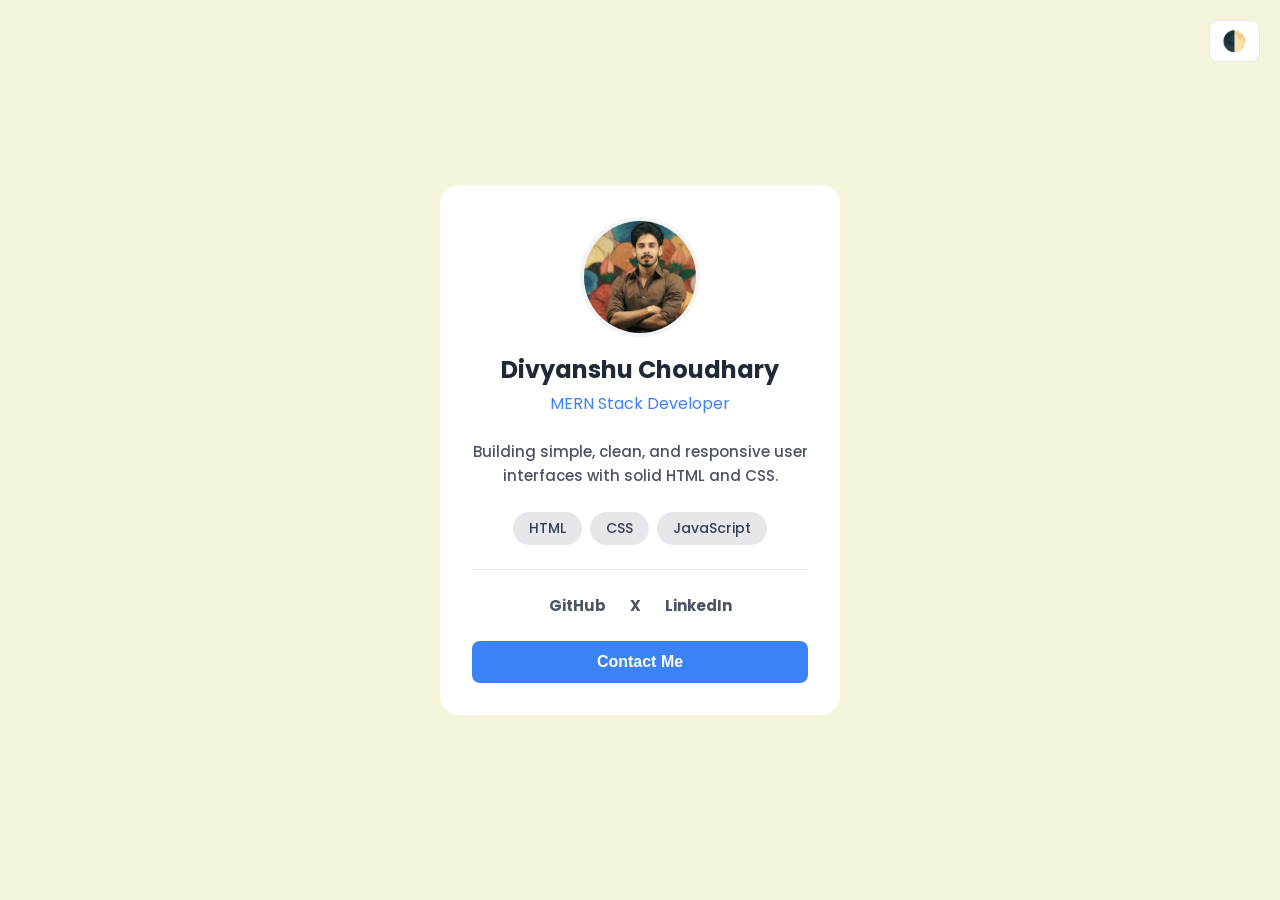
<file: Test Assignment/index.html>
<!DOCTYPE html>
<html lang="en">

<head>
  <meta charset="UTF-8">
  <meta name="viewport" content="width=device-width, initial-scale=1.0">
  <title>Personal Portfolio Card</title>
  <link rel="stylesheet" href="style.css">

</head>

<body>

<button id="theme-toggle" class="theme-btn">🌓</button>

  <div class="card">

    <div>
      <img src="6291696544398380804.jpg" alt="Profile Picture" class="avatar">
      <h1 class="name">Divyanshu Choudhary</h1>
      <h2 class="role">MERN Stack Developer</h2>
    </div>

    <p class="bio">
      Building simple, clean, and responsive user interfaces with solid HTML and CSS.
    </p>

    <div class="skills">
      <span class="skill-tag">HTML</span>
      <span class="skill-tag">CSS</span>
      <span class="skill-tag">JavaScript</span>
    </div>

    <div class="socials">
      <a href="https://github.com/">GitHub</a>
      <a href="https://x.com/">X</a>
      <a href="https://www.linkedin.com/">LinkedIn</a>
    </div>

    <button class="contact-btn">Contact Me</button>

  </div>

  <script src="script.js"></script>

</body>

</html>
</file>
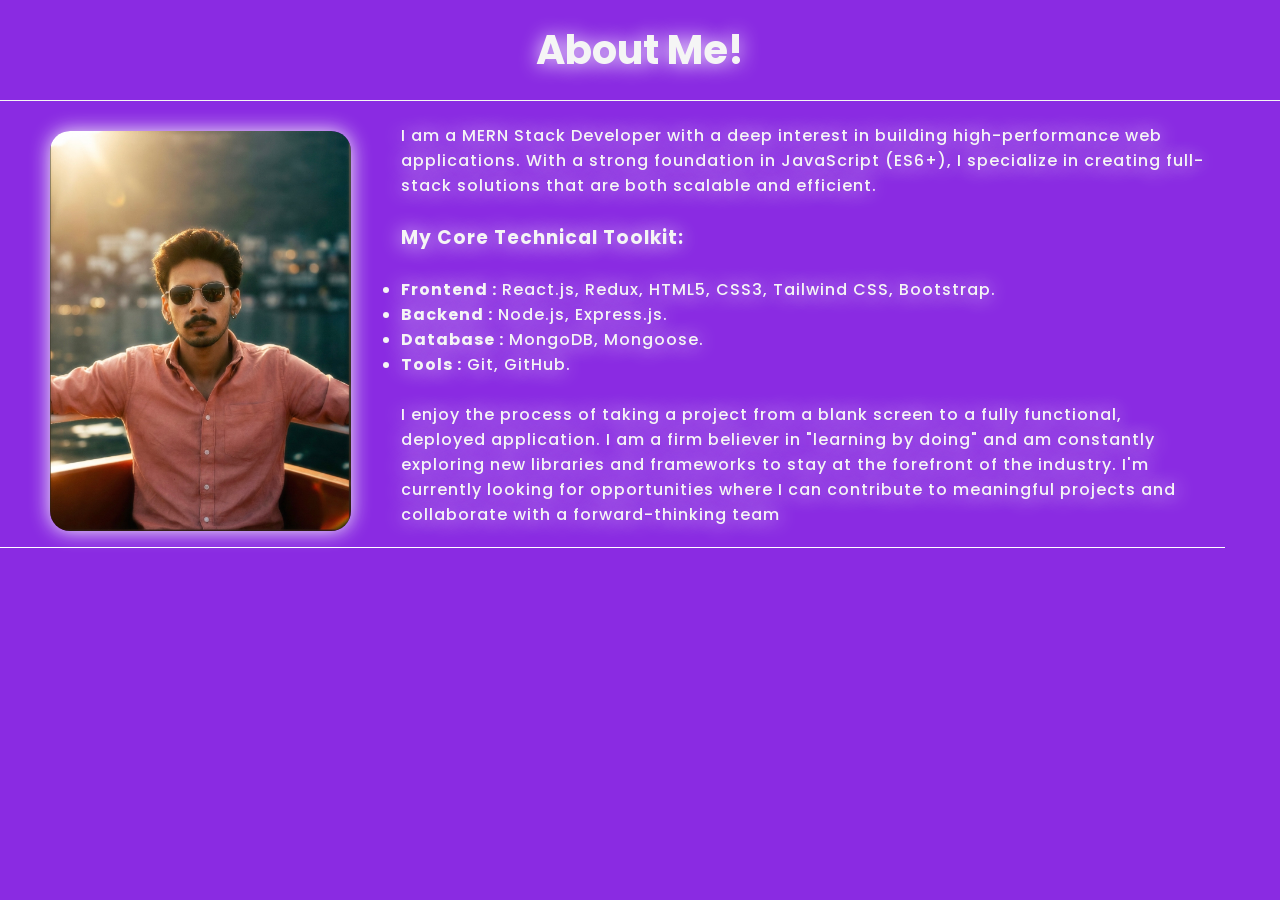
<file: Projects 1/about.html>
<!doctype html>
<html lang="en">
  <head>
    <meta charset="UTF-8" />
    <meta name="viewport" content="width=device-width, initial-scale=1.0" />
    <title>About</title>
    <link rel="stylesheet" href="about.css" />
  </head>
  <body>
    <header>
      <h1 class="logo">About Me!</h1>
    </header>
    <main>
      <div>
        <img src="IMG_5540.JPG" alt="Photo" />
      </div>
      <div class="container">
        <p>
          I am a MERN Stack Developer with a deep interest in building
          high-performance web applications. With a strong foundation in
          JavaScript (ES6+), I specialize in creating full-stack solutions that
          are both scalable and efficient.
        </p>
        <h3>My Core Technical Toolkit:</h3>
        <ul>
          <li><b>Frontend :</b> React.js, Redux, HTML5, CSS3, Tailwind CSS, Bootstrap.</li>
          <li><b>Backend :</b> Node.js, Express.js.</li>
          <li><b>Database :</b> MongoDB, Mongoose.</li>
          <li><b>Tools :</b> Git, GitHub.</li>
        </ul>
        <p>I enjoy the process of taking a project from a blank screen to a fully functional, deployed application. I am a firm believer in "learning by doing" and am constantly exploring new libraries and frameworks to stay at the forefront of the industry. I'm currently looking for opportunities where I can contribute to meaningful projects and collaborate with a forward-thinking team</p>
      </div>
    </main>
  </body>
</html>
</file>
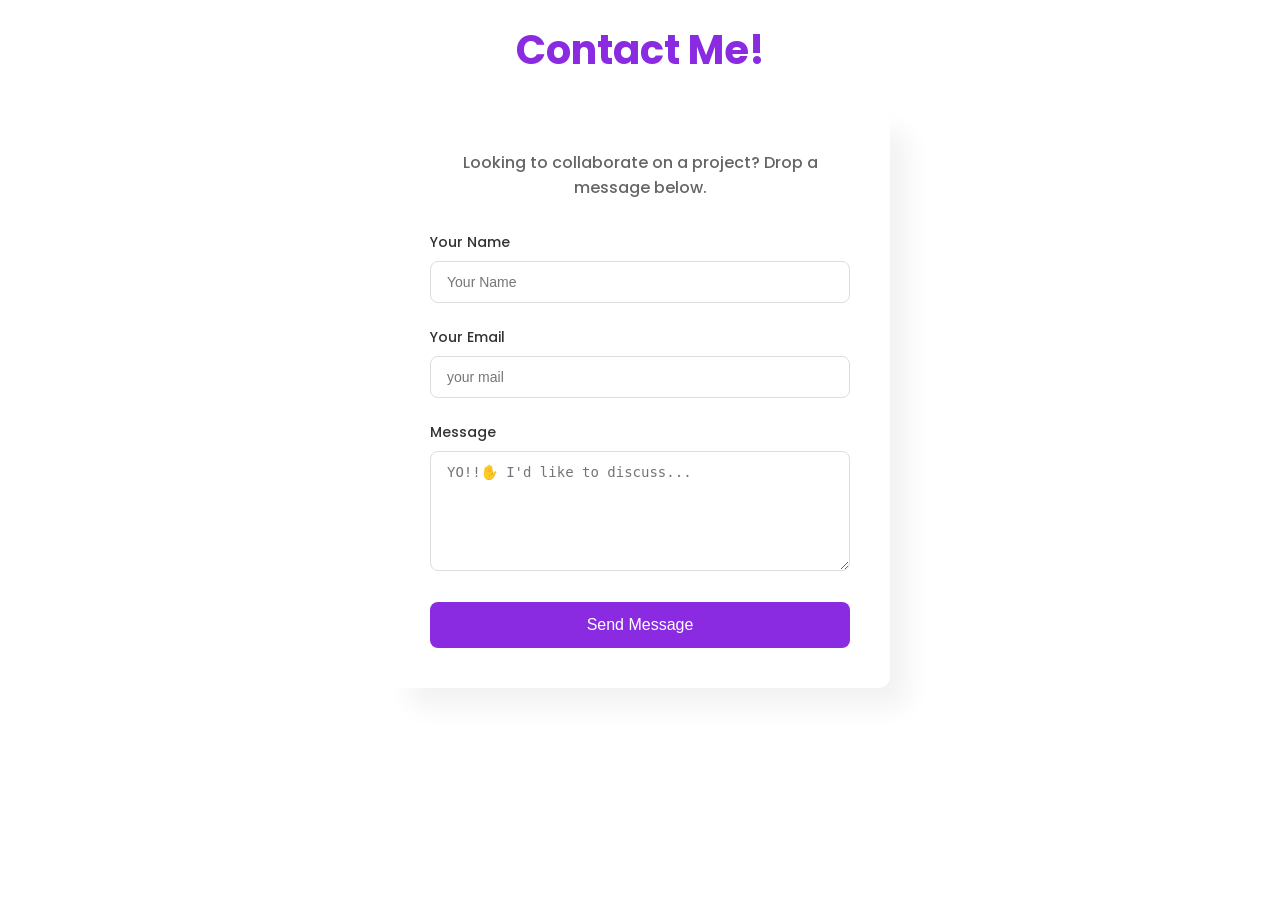
<file: Projects 1/contact.html>
<!doctype html>
<html lang="en">
  <head>
    <meta charset="UTF-8" />
    <meta name="viewport" content="width=device-width, initial-scale=1.0" />
    <title>Contact Divyanshu</title>
   <link rel="stylesheet" href="contact.css">
  </head>
  <body>
    <header>
      <h1 class="logo">Contact Me!</h1>
    </header>

    <main>
      <div class="contact-container">
        <p>
          Looking to collaborate on a project? Drop a message below.
        </p>

        <form action="#" method="POST">
          <div class="input-group">
            <label for="name">Your Name</label>
            <input type="text" id="name" name="name" placeholder="Your Name" />
          </div>

          <div class="input-group">
            <label for="email">Your Email</label>
            <input
              type="email"
              id="email"
              name="email"
              placeholder="your mail"
            />
          </div>

          <div class="input-group">
            <label for="message">Message</label>
            <textarea
              id="message"
              name="message"
              placeholder="YO!!✋ I'd like to discuss..."
            ></textarea>
          </div>

          <button type="submit" class="submit-btn">Send Message</button>
        </form>
      </div>
    </main>
    <script src="script.js"></script>
  </body>
</html>
</file>
<file: Test Assignment/style.css>
@import url('https://fonts.googleapis.com/css2?family=Poppins:wght@500&display=swap');

:root {
    --bg-color: beige;
    --card-bg: white;
    --text-primary: rgb(31, 41, 55);
    --text-secondary: rgb(75, 85, 99);
    --text-accent: rgb(59, 130, 246);
    --border-color: rgb(229, 231, 235);
    --avatar-border: rgb(243, 244, 246);
    --tag-bg: rgb(229, 231, 235);
    --tag-text: rgb(55, 65, 81);
    --social-hover: rgb(243, 244, 246);
    --btn-bg: rgb(59, 130, 246);
    --btn-text: white;
    --btn-hover: rgb(37, 99, 235);
    --theme-btn-bg: white;
}

body.force-dark {
    --bg-color: rgb(17, 24, 39);
    --card-bg: rgb(31, 41, 55);
    --text-primary: rgb(249, 250, 251);
    --text-secondary: rgb(156, 163, 175);
    --text-accent: rgb(96, 165, 250);
    --border-color: rgb(55, 65, 81);
    --avatar-border: rgb(55, 65, 81);
    --tag-bg: rgb(55, 65, 81);
    --tag-text: rgb(229, 231, 235);
    --social-hover: rgb(96, 165, 250);
    --btn-bg: rgb(37, 99, 235);
    --btn-hover: rgb(29, 78, 216);
    --theme-btn-bg: rgb(31, 41, 55);
}

@media (prefers-color-scheme: dark) {
    body:not(.force-light) {
        --bg-color: rgb(17, 24, 39);
        --card-bg: rgb(31, 41, 55);
        --text-primary: rgb(249, 250, 251);
        --text-secondary: rgb(156, 163, 175);
        --text-accent: rgb(96, 165, 250);
        --border-color: rgb(55, 65, 81);
        --avatar-border: rgb(55, 65, 81);
        --tag-bg: rgb(55, 65, 81);
        --tag-text: rgb(229, 231, 235);
        --social-hover: rgb(96, 165, 250);
        --btn-bg: rgb(37, 99, 235);
        --btn-hover: rgb(29, 78, 216);
        --theme-btn-bg: rgb(31, 41, 55);
    }
}

* {
    box-sizing: border-box;
    margin: 0;
    padding: 0;
}

body {
    font-family: "Poppins", sans-serif;
    font-weight: 500;
    font-style: normal;
    background-color: var(--bg-color);
    color: var(--text-primary);
    display: flex;
    justify-content: center;
    align-items: center;
    padding: 24px;
    min-height: 100vh;
}

.card {
    background-color: var(--card-bg);
    width: 100%;
    max-width: 400px;
    border-radius: 20px;
    padding: 32px;
    text-align: center;
    display: flex;
    flex-direction: column;
    gap: 24px;
}

.avatar {
    width: 120px;
    height: 120px;
    border-radius: 50%;
    object-fit: cover;
    margin: 0 auto 8px auto;
    border: 4px solid var(--avatar-border);
}

.name {
    font-size: 24px;
    margin-bottom: 4px;
}

.role {
    font-size: 16px;
    color: var(--text-accent);
    font-weight: normal;
}

.bio {
    font-size: 15px;
    color: var(--text-secondary);
    line-height: 24px;
}

.skills {
    display: flex;
    flex-wrap: wrap;
    justify-content: center;
    gap: 8px;
}

.skill-tag {
    background-color: var(--tag-bg);
    color: var(--tag-text);
    padding: 6px 16px;
    border-radius: 32px;
    font-size: 14px;
}

.socials {
    display: flex;
    justify-content: center;
    gap: 24px;
    border-top: 1px solid var(--border-color);
    padding-top: 24px;
}

.socials a {
    color: var(--text-secondary);
    text-decoration: none;
    font-size: 15px;
    font-weight: bold;
    transition: background-color 0.2s ease;
}

.socials a:hover {
    background-color: var(--social-hover);
}

.contact-btn {
    background-color: var(--btn-bg);
    color: var(--btn-text);
    padding: 12px 24px;
    border-radius: 8px;
    border: none;
    font-size: 16px;
    font-weight: bold;
    cursor: pointer;
    width: 100%;
    transition: background-color 0.2s ease;
}

.contact-btn:hover {
    background-color: var(--btn-hover);
}

.theme-btn {
    position: absolute;
    top: 20px;
    right: 20px;
    background: var(--theme-btn-bg);
    border: 1px solid var(--border-color);
    font-size: 20px;
    cursor: pointer;
    padding: 8px 12px;
    border-radius: 8px;
    transition: all 0.2s ease;
}

@media (max-width: 480px) {
    body {
        padding: 16px;
    }

    .card {
        padding: 24px 16px;
        gap: 20px;
    }

    .avatar {
        width: 100px;
        height: 100px;
    }

    .name {
        font-size: 22px;
    }

    .role {
        font-size: 14px;
    }

    .bio {
        font-size: 14px;
        line-height: 22px;
    }

    .skill-tag {
        font-size: 13px;
        padding: 4px 12px;
    }
}
</file>
<file: Projects 1/about.css>
@import url('https://fonts.googleapis.com/css2?family=Poppins:wght@500&display=swap');

:root {
    --main-color: rgba(138, 43, 226);
    --text-dark: rgba(51, 51, 51);
    --text-light: rgb(102, 102, 102);
}

* {
    margin: 0;
    padding: 0;
    box-sizing: border-box;
}

body {
    background-color: var(--main-color);
    color: whitesmoke;
    font-family: "Poppins", sans-serif;
    font-weight: 500;
    font-style: normal;

}

header {
    padding: 20px;
    text-align: center;
    border-bottom: 1px solid whitesmoke;
}

.logo {
    font-size: 40px;
    font-weight: 700;
    text-align: center;
    color: whitesmoke;
    text-shadow: 0px 1px 20px white;
}
main{
    display: flex;
    align-items: center;
    border-bottom: 1px solid white;
    margin-right: 55px;
}
img {
    height: 400px;
    margin: 20px 30px 0px 50px;
    border-radius: 20px;
    box-shadow: 0px 0px 20px 0px whitesmoke;
}
.container{
    display: inline-grid;
    margin: 22px 20px 20px 20px;
    row-gap: 25px;
    letter-spacing: 1px;
    text-shadow: 0px 1px 20px white;
}
.linkedin {
  background: #007bb5;
  color: white;
}
</file>
<file: Projects 1/contact.css>
@import url("https://fonts.googleapis.com/css2?family=Poppins:wght@400;500;700&display=swap");

:root {
    --main-color: rgba(138, 43, 226, 1);
    --text-dark: rgba(51, 51, 51, 1);
    --text-light: rgb(102, 102, 102);
}

* {
    margin: 0;
    padding: 0;
    box-sizing: border-box;
}

body {
    background-color: white;
    color: var(--text-dark);
    font-family: "Poppins", sans-serif;
    font-weight: 500;
    font-style: normal;
    display: flex;
    flex-direction: column;
}

header {
    padding: 20px;
}

.logo {
    font-size: 40px;
    font-weight: 700;
    text-align: center;
    color: var(--main-color);
}

main {
    display: flex;
    justify-content: center;
    align-items: center;
    padding: 10px 20px 30px 20px;
}

.contact-container {
    padding: 40px;
    border-radius: 12px;
    box-shadow: 19px 20px 24px rgba(0, 0, 0, 0.05);
    max-width: 500px;
}

.contact-container p {
    text-align: center;
    color: var(--text-light);
    margin-bottom: 32px;
}

.input-group {
    margin-bottom: 24px;
}

.input-group label {
    display: block;
    margin-bottom: 8px;
    font-size: 14px;
    color: var(--text-dark);
}

.input-group input,
.input-group textarea {
    width: 100%;
    padding: 12px 16px;
    border: 1px solid #ddd;
    border-radius: 8px;
    font-size: 14px;
    color: var(--text-dark);
}

.input-group input:focus,
.input-group textarea:focus {
    outline: none;
    border-color: var(--main-color);
    box-shadow: 0 0 0 3px rgba(138, 43, 226, 0.15);
}

.input-group textarea {
    min-height: 120px;
}

.submit-btn {
    width: 100%;
    padding: 14px;
    background-color: var(--main-color);
    color: white;
    border: none;
    border-radius: 8px;
    font-size: 16px;
    cursor: pointer;
}

button:active {
    background-color: var(--main-color);
    transform: scale(0.98)
}
</file>
